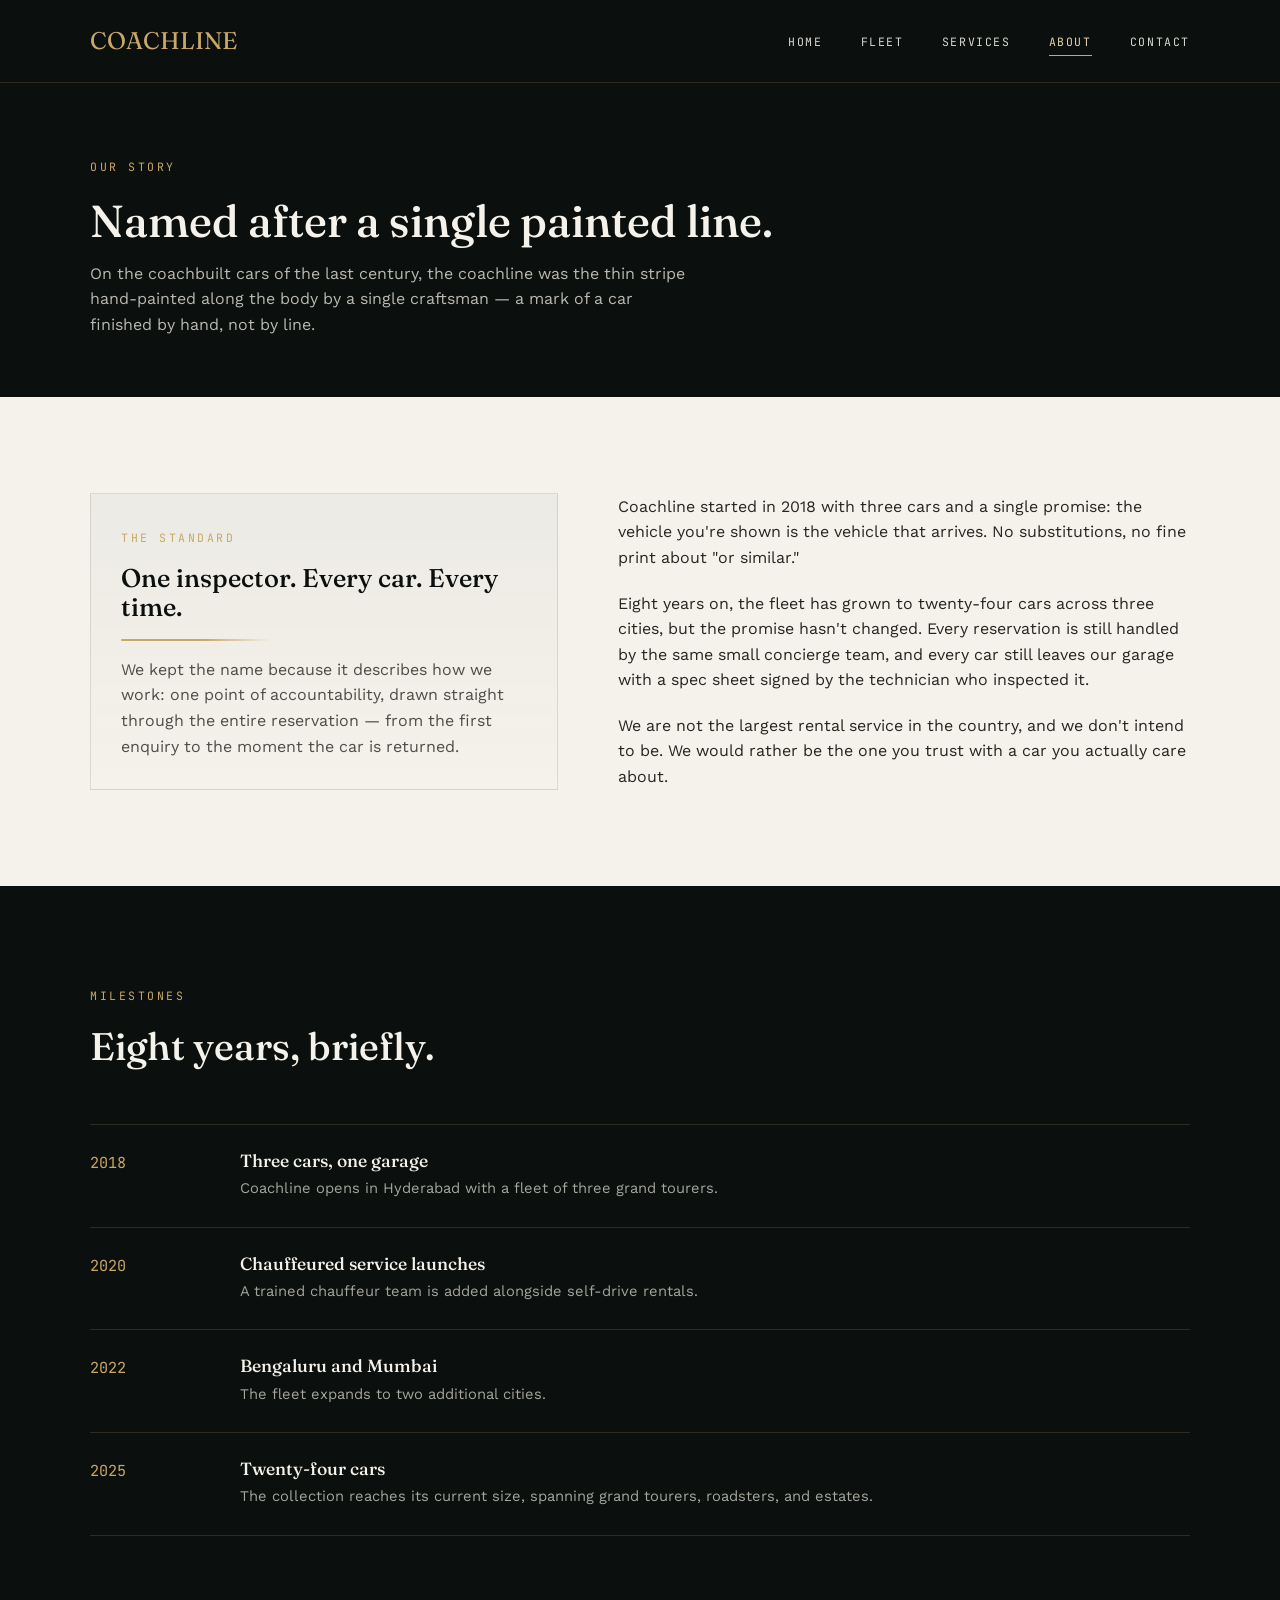
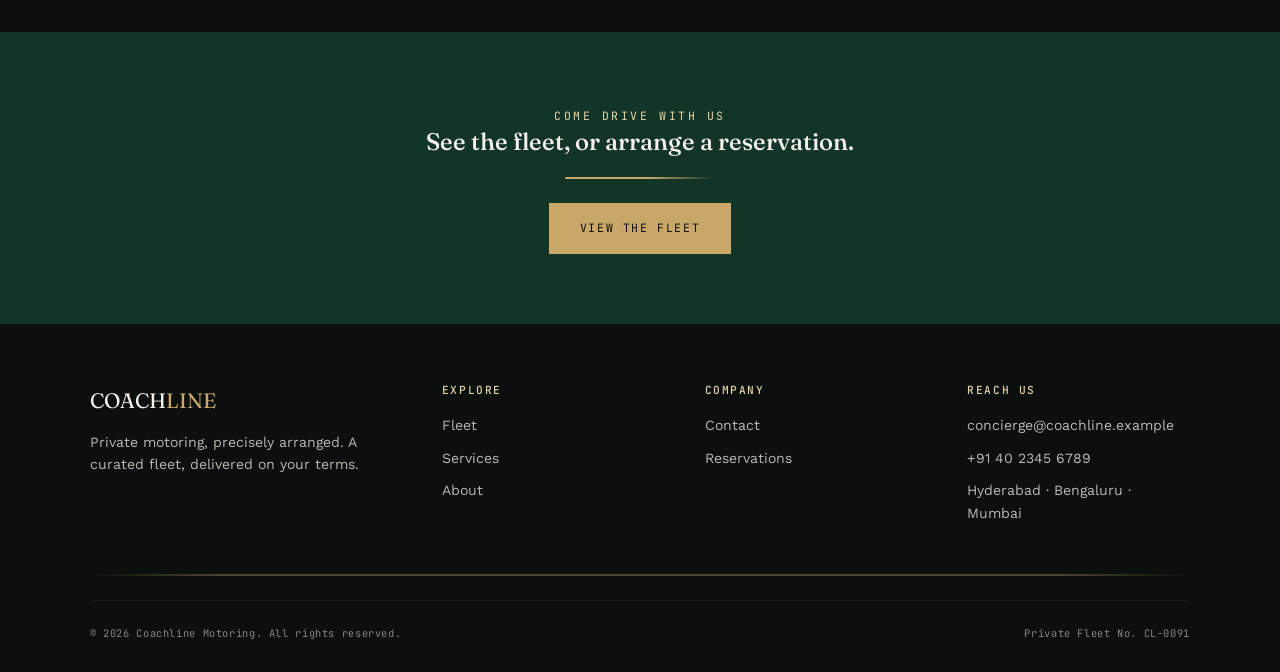
<file: about.html>
<!DOCTYPE html>
<html lang="en">
<head>
<meta charset="UTF-8">
<meta name="viewport" content="width=device-width, initial-scale=1.0">
<title>About — Coachline</title>
<link rel="stylesheet" href="style.css">
</head>
<body>

<header>
  <nav class="nav">
    <a href="index.html" class="logo">COACH<span>LINE</span></a>
    <ul class="nav-links">
      <li><a href="index.html">Home</a></li>
      <li><a href="fleet.html">Fleet</a></li>
      <li><a href="services.html">Services</a></li>
      <li><a href="about.html" class="active">About</a></li>
      <li><a href="contact.html">Contact</a></li>
    </ul>
  </nav>
</header>

<section class="page-header">
  <div class="wrap">
    <span class="eyebrow">Our Story</span>
    <h1>Named after a single painted line.</h1>
    <p>On the coachbuilt cars of the last century, the coachline was the thin stripe hand-painted along the body by a single craftsman — a mark of a car finished by hand, not by line.</p>
  </div>
</section>

<section>
  <div class="wrap">
    <div class="about-split">
      <div class="frame">
        <span class="eyebrow">The Standard</span>
        <h2 style="margin: 14px 0 16px; font-size: 1.6rem;">One inspector. Every car. Every time.</h2>
        <div class="coachline" style="margin-bottom: 16px;"></div>
        <p style="opacity: 0.8;">We kept the name because it describes how we work: one point of accountability, drawn straight through the entire reservation — from the first enquiry to the moment the car is returned.</p>
      </div>
      <div>
        <p style="margin-bottom: 20px;">Coachline started in 2018 with three cars and a single promise: the vehicle you're shown is the vehicle that arrives. No substitutions, no fine print about "or similar."</p>
        <p style="margin-bottom: 20px;">Eight years on, the fleet has grown to twenty-four cars across three cities, but the promise hasn't changed. Every reservation is still handled by the same small concierge team, and every car still leaves our garage with a spec sheet signed by the technician who inspected it.</p>
        <p>We are not the largest rental service in the country, and we don't intend to be. We would rather be the one you trust with a car you actually care about.</p>
      </div>
    </div>
  </div>
</section>

<section class="section-dark">
  <div class="wrap">
    <div class="section-head">
      <span class="eyebrow">Milestones</span>
      <h2>Eight years, briefly.</h2>
    </div>
    <div class="timeline" style="border-color: rgba(201,167,104,0.18);">
      <div class="timeline-row" style="border-color: rgba(201,167,104,0.18);">
        <div class="year">2018</div>
        <div><h4 style="color: var(--ivory);">Three cars, one garage</h4><p style="color: var(--platinum); opacity: 0.75;">Coachline opens in Hyderabad with a fleet of three grand tourers.</p></div>
      </div>
      <div class="timeline-row" style="border-color: rgba(201,167,104,0.18);">
        <div class="year">2020</div>
        <div><h4 style="color: var(--ivory);">Chauffeured service launches</h4><p style="color: var(--platinum); opacity: 0.75;">A trained chauffeur team is added alongside self-drive rentals.</p></div>
      </div>
      <div class="timeline-row" style="border-color: rgba(201,167,104,0.18);">
        <div class="year">2022</div>
        <div><h4 style="color: var(--ivory);">Bengaluru and Mumbai</h4><p style="color: var(--platinum); opacity: 0.75;">The fleet expands to two additional cities.</p></div>
      </div>
      <div class="timeline-row" style="border-color: rgba(201,167,104,0.18);">
        <div class="year">2025</div>
        <div><h4 style="color: var(--ivory);">Twenty-four cars</h4><p style="color: var(--platinum); opacity: 0.75;">The collection reaches its current size, spanning grand tourers, roadsters, and estates.</p></div>
      </div>
    </div>
  </div>
</section>

<section class="cta-band">
  <div class="wrap">
    <span class="eyebrow" style="color: var(--gold-soft);">Come Drive With Us</span>
    <h2>See the fleet, or arrange a reservation.</h2>
    <div class="coachline center"></div>
    <a href="fleet.html" class="btn btn-gold">View the Fleet</a>
  </div>
</section>

<footer>
  <div class="wrap">
    <div class="footer-grid">
      <div>
        <div class="footer-logo">COACH<span>LINE</span></div>
        <p>Private motoring, precisely arranged. A curated fleet, delivered on your terms.</p>
      </div>
      <div>
        <h4>Explore</h4>
        <a href="fleet.html">Fleet</a>
        <a href="services.html">Services</a>
        <a href="about.html">About</a>
      </div>
      <div>
        <h4>Company</h4>
        <a href="contact.html">Contact</a>
        <a href="contact.html">Reservations</a>
      </div>
      <div>
        <h4>Reach Us</h4>
        <p>concierge@coachline.example</p>
        <p>+91 40 2345 6789</p>
        <p>Hyderabad · Bengaluru · Mumbai</p>
      </div>
    </div>
    <div class="coachline full"></div>
    <div class="footer-bottom" style="margin-top: 24px;">
      <span>© 2026 Coachline Motoring. All rights reserved.</span>
      <span>Private Fleet No. CL-0091</span>
    </div>
  </div>
</footer>

</body>
</html>
</file>
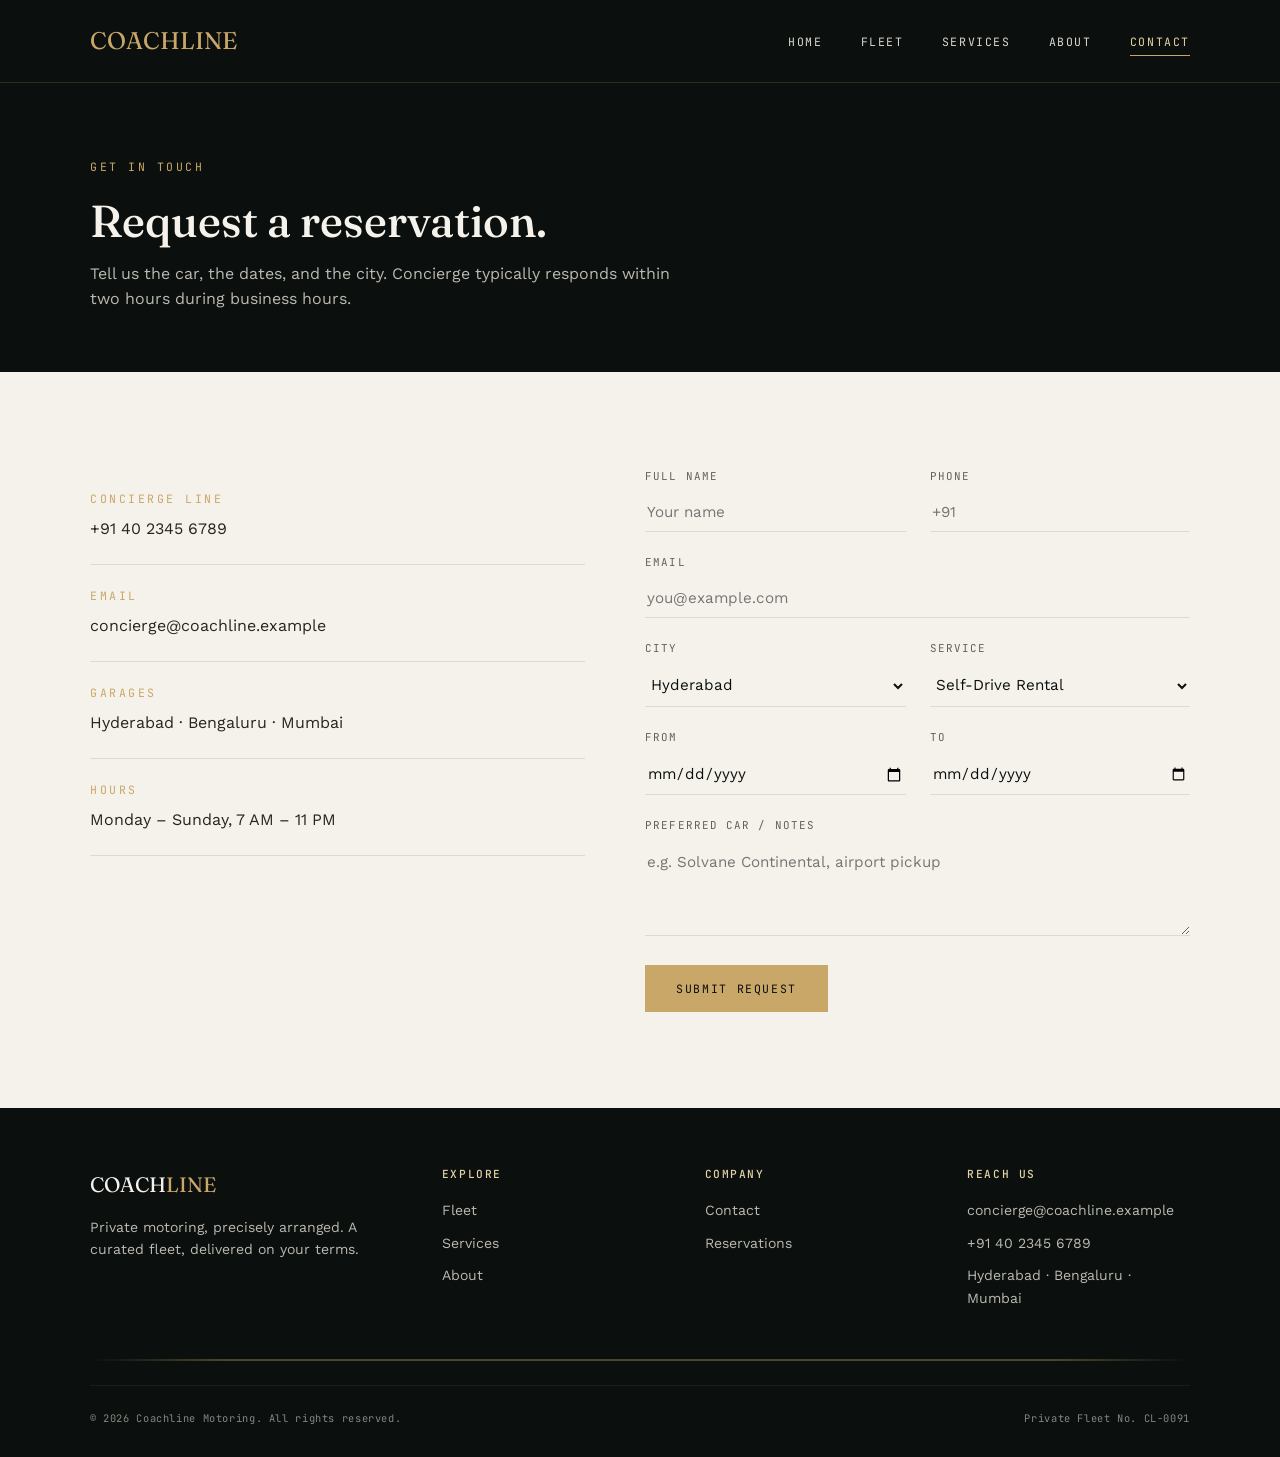
<file: contact.html>
<!DOCTYPE html>
<html lang="en">
<head>
<meta charset="UTF-8">
<meta name="viewport" content="width=device-width, initial-scale=1.0">
<title>Contact — Coachline</title>
<link rel="stylesheet" href="style.css">
</head>
<body>

<header>
  <nav class="nav">
    <a href="index.html" class="logo">COACH<span>LINE</span></a>
    <ul class="nav-links">
      <li><a href="index.html">Home</a></li>
      <li><a href="fleet.html">Fleet</a></li>
      <li><a href="services.html">Services</a></li>
      <li><a href="about.html">About</a></li>
      <li><a href="contact.html" class="active">Contact</a></li>
    </ul>
  </nav>
</header>

<section class="page-header">
  <div class="wrap">
    <span class="eyebrow">Get In Touch</span>
    <h1>Request a reservation.</h1>
    <p>Tell us the car, the dates, and the city. Concierge typically responds within two hours during business hours.</p>
  </div>
</section>

<section>
  <div class="wrap">
    <div class="contact-grid">

      <div>
        <div class="info-row">
          <span class="eyebrow">Concierge Line</span>
          <p>+91 40 2345 6789</p>
        </div>
        <div class="info-row">
          <span class="eyebrow">Email</span>
          <p>concierge@coachline.example</p>
        </div>
        <div class="info-row">
          <span class="eyebrow">Garages</span>
          <p>Hyderabad · Bengaluru · Mumbai</p>
        </div>
        <div class="info-row">
          <span class="eyebrow">Hours</span>
          <p>Monday – Sunday, 7 AM – 11 PM</p>
        </div>
      </div>

      <form>
        <div class="form-row">
          <div class="form-group">
            <label for="name">Full Name</label>
            <input type="text" id="name" name="name" placeholder="Your name">
          </div>
          <div class="form-group">
            <label for="phone">Phone</label>
            <input type="tel" id="phone" name="phone" placeholder="+91">
          </div>
        </div>

        <div class="form-group">
          <label for="email">Email</label>
          <input type="email" id="email" name="email" placeholder="you@example.com">
        </div>

        <div class="form-row">
          <div class="form-group">
            <label for="city">City</label>
            <select id="city" name="city">
              <option>Hyderabad</option>
              <option>Bengaluru</option>
              <option>Mumbai</option>
            </select>
          </div>
          <div class="form-group">
            <label for="service">Service</label>
            <select id="service" name="service">
              <option>Self-Drive Rental</option>
              <option>Chauffeured Transfer</option>
              <option>Wedding & Event Fleet</option>
              <option>Concierge Leasing</option>
            </select>
          </div>
        </div>

        <div class="form-row">
          <div class="form-group">
            <label for="from-date">From</label>
            <input type="date" id="from-date" name="from-date">
          </div>
          <div class="form-group">
            <label for="to-date">To</label>
            <input type="date" id="to-date" name="to-date">
          </div>
        </div>

        <div class="form-group">
          <label for="message">Preferred Car / Notes</label>
          <textarea id="message" name="message" rows="4" placeholder="e.g. Solvane Continental, airport pickup"></textarea>
        </div>

        <button type="submit" class="btn btn-gold" style="border: 1px solid var(--gold); cursor: pointer;">Submit Request</button>
      </form>

    </div>
  </div>
</section>

<footer>
  <div class="wrap">
    <div class="footer-grid">
      <div>
        <div class="footer-logo">COACH<span>LINE</span></div>
        <p>Private motoring, precisely arranged. A curated fleet, delivered on your terms.</p>
      </div>
      <div>
        <h4>Explore</h4>
        <a href="fleet.html">Fleet</a>
        <a href="services.html">Services</a>
        <a href="about.html">About</a>
      </div>
      <div>
        <h4>Company</h4>
        <a href="contact.html">Contact</a>
        <a href="contact.html">Reservations</a>
      </div>
      <div>
        <h4>Reach Us</h4>
        <p>concierge@coachline.example</p>
        <p>+91 40 2345 6789</p>
        <p>Hyderabad · Bengaluru · Mumbai</p>
      </div>
    </div>
    <div class="coachline full"></div>
    <div class="footer-bottom" style="margin-top: 24px;">
      <span>© 2026 Coachline Motoring. All rights reserved.</span>
      <span>Private Fleet No. CL-0091</span>
    </div>
  </div>
</footer>

</body>
</html>
</file>
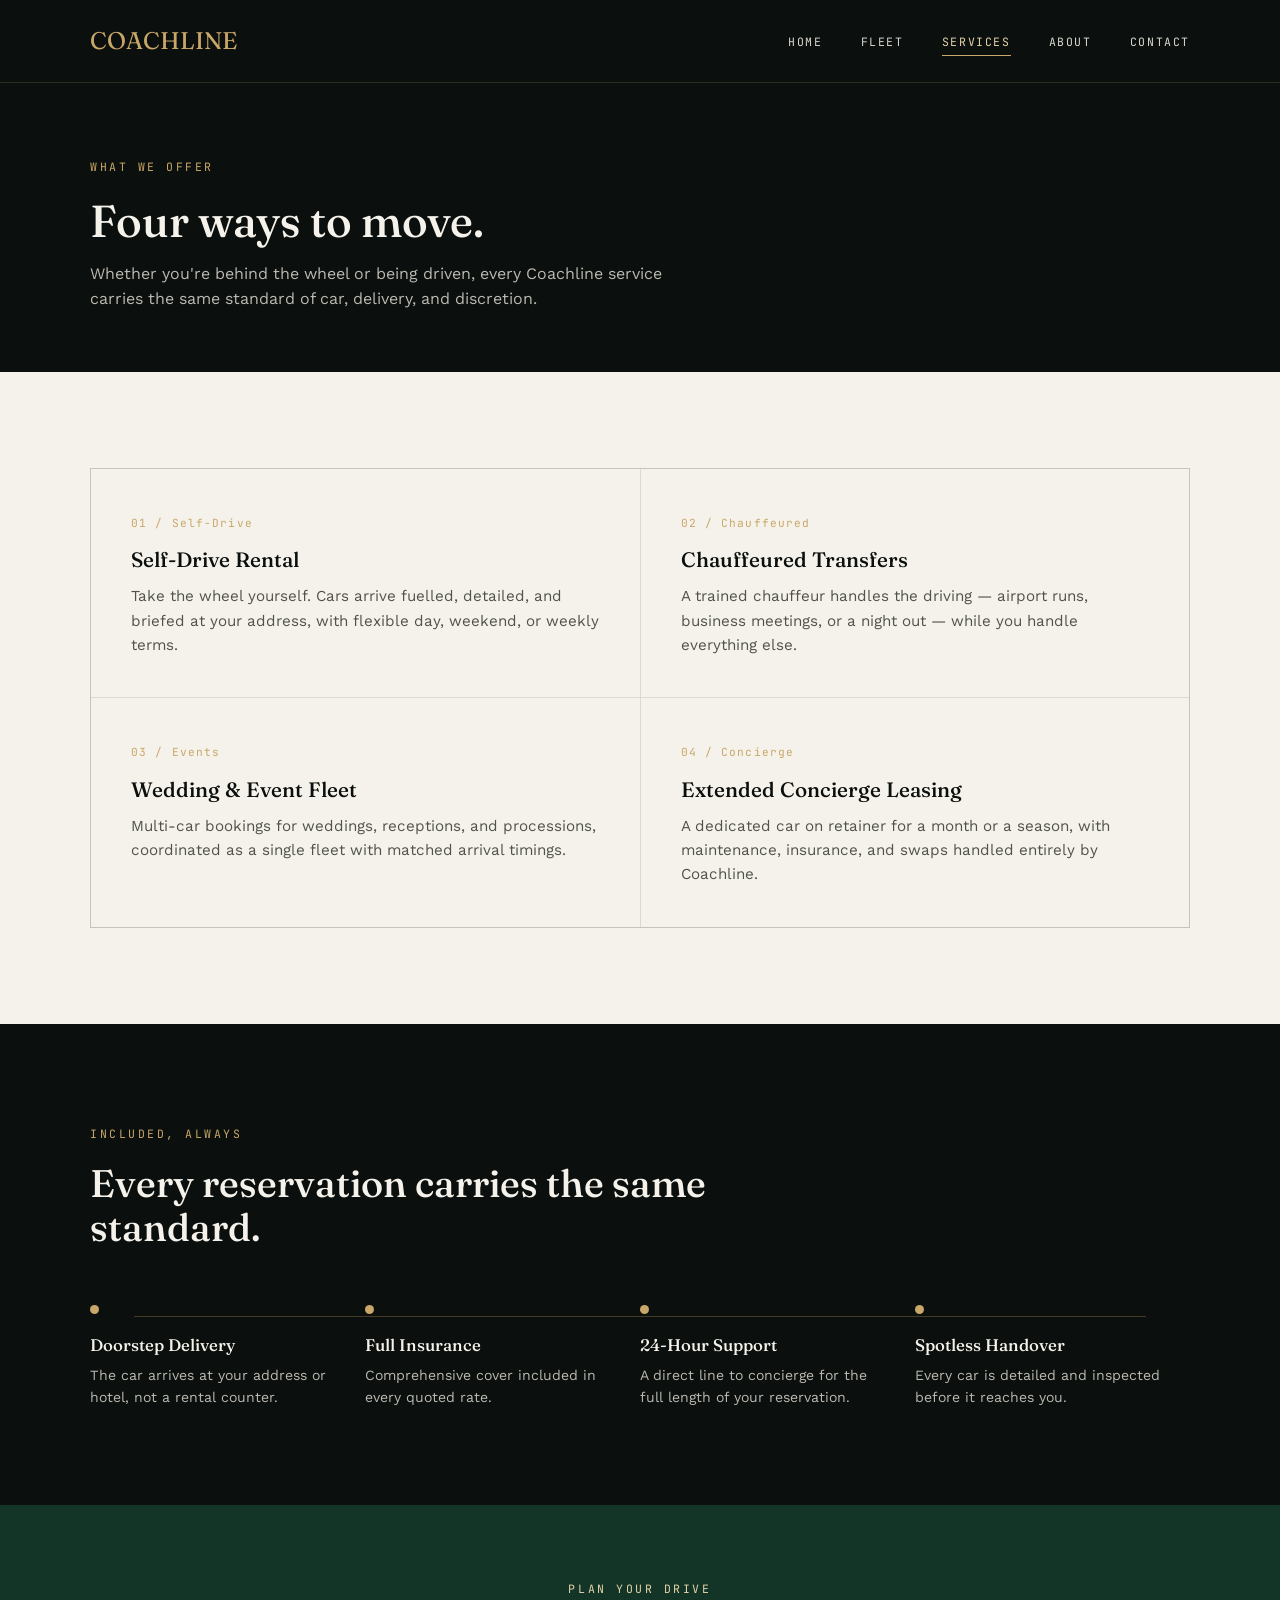
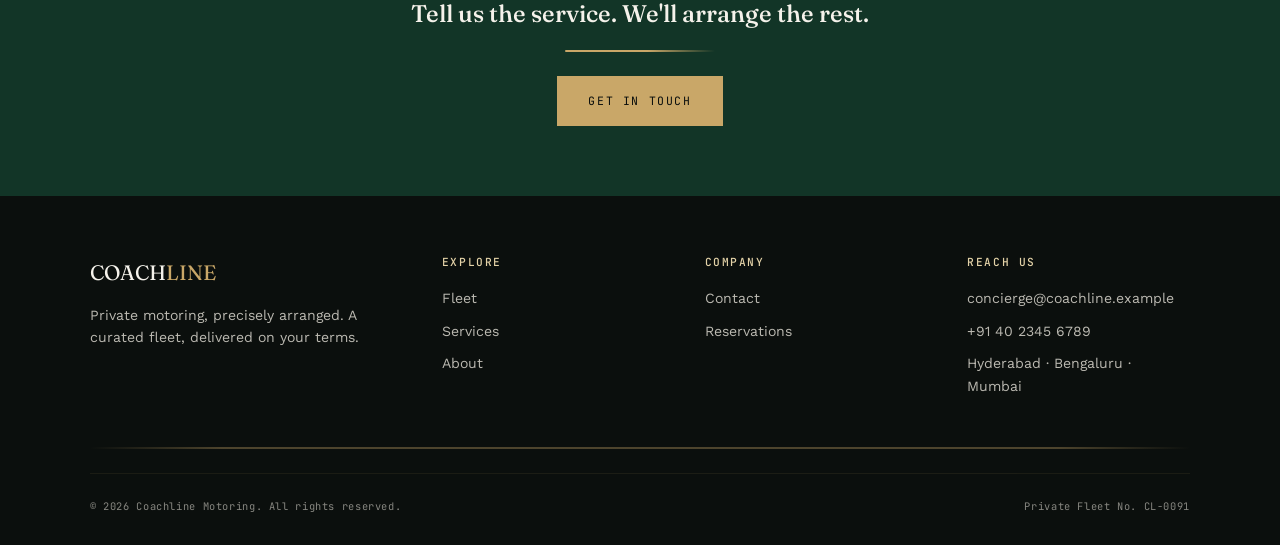
<file: services.html>
<!DOCTYPE html>
<html lang="en">
<head>
<meta charset="UTF-8">
<meta name="viewport" content="width=device-width, initial-scale=1.0">
<title>Services — Coachline</title>
<link rel="stylesheet" href="style.css">
</head>
<body>

<header>
  <nav class="nav">
    <a href="index.html" class="logo">COACH<span>LINE</span></a>
    <ul class="nav-links">
      <li><a href="index.html">Home</a></li>
      <li><a href="fleet.html">Fleet</a></li>
      <li><a href="services.html" class="active">Services</a></li>
      <li><a href="about.html">About</a></li>
      <li><a href="contact.html">Contact</a></li>
    </ul>
  </nav>
</header>

<section class="page-header">
  <div class="wrap">
    <span class="eyebrow">What We Offer</span>
    <h1>Four ways to move.</h1>
    <p>Whether you're behind the wheel or being driven, every Coachline service carries the same standard of car, delivery, and discretion.</p>
  </div>
</section>

<section>
  <div class="wrap">
    <div class="value-grid">

      <div class="value-item">
        <span class="index">01 / Self-Drive</span>
        <h3>Self-Drive Rental</h3>
        <p>Take the wheel yourself. Cars arrive fuelled, detailed, and briefed at your address, with flexible day, weekend, or weekly terms.</p>
      </div>

      <div class="value-item">
        <span class="index">02 / Chauffeured</span>
        <h3>Chauffeured Transfers</h3>
        <p>A trained chauffeur handles the driving — airport runs, business meetings, or a night out — while you handle everything else.</p>
      </div>

      <div class="value-item">
        <span class="index">03 / Events</span>
        <h3>Wedding & Event Fleet</h3>
        <p>Multi-car bookings for weddings, receptions, and processions, coordinated as a single fleet with matched arrival timings.</p>
      </div>

      <div class="value-item">
        <span class="index">04 / Concierge</span>
        <h3>Extended Concierge Leasing</h3>
        <p>A dedicated car on retainer for a month or a season, with maintenance, insurance, and swaps handled entirely by Coachline.</p>
      </div>

    </div>
  </div>
</section>

<section class="section-dark">
  <div class="wrap">
    <div class="section-head">
      <span class="eyebrow">Included, Always</span>
      <h2>Every reservation carries the same standard.</h2>
    </div>
    <div class="process">
      <div class="process-step">
        <div class="dot"></div>
        <h4>Doorstep Delivery</h4>
        <p>The car arrives at your address or hotel, not a rental counter.</p>
      </div>
      <div class="process-step">
        <div class="dot"></div>
        <h4>Full Insurance</h4>
        <p>Comprehensive cover included in every quoted rate.</p>
      </div>
      <div class="process-step">
        <div class="dot"></div>
        <h4>24-Hour Support</h4>
        <p>A direct line to concierge for the full length of your reservation.</p>
      </div>
      <div class="process-step">
        <div class="dot"></div>
        <h4>Spotless Handover</h4>
        <p>Every car is detailed and inspected before it reaches you.</p>
      </div>
    </div>
  </div>
</section>

<section class="cta-band">
  <div class="wrap">
    <span class="eyebrow" style="color: var(--gold-soft);">Plan Your Drive</span>
    <h2>Tell us the service. We'll arrange the rest.</h2>
    <div class="coachline center"></div>
    <a href="contact.html" class="btn btn-gold">Get in Touch</a>
  </div>
</section>

<footer>
  <div class="wrap">
    <div class="footer-grid">
      <div>
        <div class="footer-logo">COACH<span>LINE</span></div>
        <p>Private motoring, precisely arranged. A curated fleet, delivered on your terms.</p>
      </div>
      <div>
        <h4>Explore</h4>
        <a href="fleet.html">Fleet</a>
        <a href="services.html">Services</a>
        <a href="about.html">About</a>
      </div>
      <div>
        <h4>Company</h4>
        <a href="contact.html">Contact</a>
        <a href="contact.html">Reservations</a>
      </div>
      <div>
        <h4>Reach Us</h4>
        <p>concierge@coachline.example</p>
        <p>+91 40 2345 6789</p>
        <p>Hyderabad · Bengaluru · Mumbai</p>
      </div>
    </div>
    <div class="coachline full"></div>
    <div class="footer-bottom" style="margin-top: 24px;">
      <span>© 2026 Coachline Motoring. All rights reserved.</span>
      <span>Private Fleet No. CL-0091</span>
    </div>
  </div>
</footer>

</body>
</html>
</file>
<file: style.css>
@import url('https://fonts.googleapis.com/css2?family=Fraunces:opsz,wght@9..144,300;9..144,400;9..144,500;9..144,600&family=Work+Sans:wght@300;400;500;600&family=JetBrains+Mono:wght@400;500&display=swap');

:root {
  --ink: #0B0F0D;
  --green: #123527;
  --green-deep: #0C2A1D;
  --gold: #C9A768;
  --gold-soft: #E4D3A8;
  --platinum: #DAD7CE;
  --ivory: #F5F2EB;
  --charcoal: #24261F;
  --line: rgba(36, 38, 31, 0.12);
}

* { margin: 0; padding: 0; box-sizing: border-box; }

html { scroll-behavior: smooth; }

body {
  background: var(--ivory);
  color: var(--charcoal);
  font-family: 'Work Sans', sans-serif;
  font-weight: 400;
  line-height: 1.6;
}

h1, h2, h3, h4 {
  font-family: 'Fraunces', serif;
  font-weight: 500;
  color: var(--ink);
  line-height: 1.15;
}

a { color: inherit; text-decoration: none; }

img { max-width: 100%; display: block; }

.wrap {
  max-width: 1180px;
  margin: 0 auto;
  padding: 0 40px;
}

.eyebrow {
  font-family: 'JetBrains Mono', monospace;
  font-size: 0.72rem;
  letter-spacing: 0.22em;
  text-transform: uppercase;
  color: var(--gold);
}

.coachline {
  height: 2px;
  background: linear-gradient(90deg, var(--gold) 0%, var(--gold) 55%, transparent 100%);
  width: 150px;
  border-radius: 2px;
}

.coachline.center { margin-left: auto; margin-right: auto; }

.coachline.full {
  width: 100%;
  background: linear-gradient(90deg, transparent 0%, var(--gold) 12%, var(--gold) 88%, transparent 100%);
  opacity: 0.35;
}

/* ---------- Header ---------- */

header {
  background: var(--ink);
  border-bottom: 1px solid rgba(201, 167, 104, 0.18); 
  position: sticky;
  top: 0;
  z-index: 50;
}

.nav {
  display: flex;
  align-items: center;
  justify-content: space-between;
  padding: 22px 40px;
  max-width: 1180px;
  margin: 0 auto;
}

.logo {
  font-family: 'Fraunces', serif;
  font-size: 1.5rem;
  color: var(--gold);
}
.nav-links {
  display: flex;
  gap: 38px;
  list-style: none;
}

.nav-links a {
  font-family: 'JetBrains Mono', monospace;
  font-size: 0.72rem;
  letter-spacing: 0.14em;
  text-transform: uppercase;
  color: var(--platinum);
  padding-bottom: 6px;
  border-bottom: 1px solid transparent;
  transition: border-color 0.25s ease, color 0.25s ease;
}

.nav-links a:hover,
.nav-links a.active {
  color: var(--gold-soft);
  border-color: var(--gold);
}

/* ---------- Buttons ---------- */

.btn {
  display: inline-block;
  font-family: 'JetBrains Mono', monospace;
  font-size: 0.72rem;
  letter-spacing: 0.14em;
  text-transform: uppercase;
  padding: 15px 30px;
  border: 1px solid var(--gold);
  transition: background 0.25s ease, color 0.25s ease;
}

.btn-gold {
  background: var(--gold);
  color: var(--ink);
}

.btn-gold:hover { background: var(--gold-soft); }

.btn-outline {
  background: transparent;
  color: var(--ivory);
}

.btn-outline:hover { background: rgba(201, 167, 104, 0.12); }

.btn-outline-dark {
  color: var(--ink);
  border-color: var(--ink);
}

.btn-outline-dark:hover { background: var(--ink); color: var(--ivory); }

/* ---------- Hero ---------- */

.hero {
  background: var(--green);
  background-image: radial-gradient(circle at 82% 20%, rgba(201,167,104,0.10), transparent 45%);
  color: var(--ivory);
  padding: 100px 0 0;
  overflow: hidden;
}

.hero-inner {
  display: grid;
  grid-template-columns: 1.05fr 0.95fr;
  gap: 40px;
  align-items: center;
  max-width: 1180px;
  margin: 0 auto;
  padding: 0 40px;
}

.hero h1 {
  color: var(--ivory);
  font-size: clamp(2.4rem, 4.4vw, 3.8rem);
  margin: 22px 0 26px;
}

.hero h1 em {
  font-style: italic;
  color: var(--gold-soft);
}

.hero p {
  color: var(--platinum);
  max-width: 42ch;
  margin-bottom: 34px;
  font-weight: 300;
}

.hero-cta { display: flex; gap: 16px; margin-bottom: 70px; }

.hero-art { padding-bottom: 20px; }

.hero-art img {
  width: 100%;
  height: 100%;
  object-fit: cover;
  border-radius: 50px;
  box-shadow: 0 30px 60px -20px rgba(0,0,0,0.5);
  border: 1px solid rgb(210, 209, 205);
}

/* ---------- Stat strip ---------- */

.stat-strip {
  border-top: 1px solid rgba(201,167,104,0.22);
  background: var(--green-deep);
}

.stat-strip .wrap {
  display: grid;
  grid-template-columns: repeat(4, 1fr);
}

.stat {
  padding: 26px 20px;
  border-right: 1px solid rgba(201,167,104,0.16);
  text-align: center;
}

.stat:last-child { border-right: none; }

.stat .num {
  font-family: 'Fraunces', serif;
  font-size: 1.7rem;
  color: var(--gold-soft);
}

.stat .label {
  font-family: 'JetBrains Mono', monospace;
  font-size: 0.65rem;
  letter-spacing: 0.14em;
  text-transform: uppercase;
  color: var(--platinum);
  margin-top: 6px;
}

/* ---------- Sections ---------- */

section { padding: 96px 0; }

.section-head {
  max-width: 620px;
  margin-bottom: 56px;
}

.section-head h2 {
  font-size: clamp(1.8rem, 3vw, 2.5rem);
  margin: 16px 0 18px;
}

.section-head p { color: var(--charcoal); opacity: 0.75; max-width: 56ch; }

.section-dark {
  background: var(--ink);
  color: var(--ivory);
}

.section-dark h2 { color: var(--ivory); }
.section-dark .section-head p { color: var(--platinum); opacity: 0.85; }

/* ---------- Fleet cards ---------- */

.fleet-grid {
  display: grid;
  grid-template-columns: repeat(3, 1fr);
  gap: 30px;
}

.fleet-card {
  background: var(--ivory);
  border: 1px solid var(--line);
  position: relative;
}

.fleet-card .plate {
  padding: 26px 26px 20px;
  border-bottom: 1px solid var(--line);
}

.fleet-card .plate .eyebrow { display: block; margin-bottom: 6px; }

.fleet-card h3 { font-size: 1.25rem; }

.fleet-card .silhouette {
  height: 190px;
  display: flex;
  align-items: center;
  justify-content: center;
  background: linear-gradient(180deg, rgba(18,53,39,0.04), rgba(18,53,39,0.01));
  border-bottom: 1px solid var(--line);
  overflow: hidden;
}

.fleet-card .silhouette img {
  width: 100%;
  height: 100%;
  object-fit: cover;
  display: block;
  transition: transform 0.5s ease;
}

.fleet-card:hover .silhouette img {
  transform: scale(1.05);
}

.spec-sheet {
  padding: 20px 26px 26px;
  display: grid;
  grid-template-columns: 1fr 1fr;
  gap: 12px 20px;
  font-family: 'JetBrains Mono', monospace;
}

.spec-sheet .spec-label {
  font-size: 0.62rem;
  letter-spacing: 0.1em;
  text-transform: uppercase;
  color: var(--charcoal);
  opacity: 0.55;
}

.spec-sheet .spec-val {
  font-size: 0.85rem;
  color: var(--ink);
  margin-top: 2px;
}

.fleet-card .card-foot {
  display: flex;
  justify-content: space-between;
  align-items: center;
  padding: 18px 26px 26px;
}

.fleet-card .price {
  font-family: 'Fraunces', serif;
  font-size: 1.1rem;
  color: var(--green);
}

.fleet-card .price span {
  font-family: 'JetBrains Mono', monospace;
  font-size: 0.62rem;
  color: var(--charcoal);
  opacity: 0.6;
  margin-left: 4px;
}

.fleet-card a.enquire {
  font-family: 'JetBrains Mono', monospace;
  font-size: 0.68rem;
  letter-spacing: 0.1em;
  text-transform: uppercase;
  border-bottom: 1px solid var(--gold);
  padding-bottom: 3px;
  color: var(--green);
}

/* ---------- Services / value grid ---------- */

.value-grid {
  display: grid;
  grid-template-columns: repeat(2, 1fr);
  gap: 1px;
  background: var(--line);
  border: 1px solid var(--line);
}

.value-item {
  background: var(--ivory);
  padding: 40px;
}

.value-item .index {
  font-family: 'JetBrains Mono', monospace;
  font-size: 0.7rem;
  color: var(--gold);
  letter-spacing: 0.1em;
}

.value-item h3 { margin: 14px 0 12px; font-size: 1.3rem; }

.value-item p { opacity: 0.78; font-size: 0.95rem; }

/* ---------- Process ---------- */

.process {
  display: grid;
  grid-template-columns: repeat(4, 1fr);
  gap: 0;
  position: relative;
}

.process::before {
  content: "";
  position: absolute;
  top: 11px;
  left: 4%;
  right: 4%;
  height: 1px;
  background: rgba(201,167,104,0.3);
}

.process-step { position: relative; padding-right: 24px; }

.process-step .dot {
  width: 9px;
  height: 9px;
  border-radius: 50%;
  background: var(--gold);
  margin-bottom: 22px;
  position: relative;
  z-index: 2;
}

.process-step h4 { color: var(--ivory); font-size: 1.05rem; margin-bottom: 8px; }
.process-step p { color: var(--platinum); font-size: 0.88rem; opacity: 0.85; }

/* ---------- Testimonial ---------- */

.quote-block {
  border-left: 2px solid var(--gold);
  padding-left: 34px;
  max-width: 780px;
}

.quote-block p.quote {
  font-family: 'Fraunces', serif;
  font-size: 1.5rem;
  font-weight: 400;
  font-style: italic;
  color: var(--ink);
  margin-bottom: 20px;
}

.quote-block .attr {
  font-family: 'JetBrains Mono', monospace;
  font-size: 0.7rem;
  letter-spacing: 0.08em;
  text-transform: uppercase;
  color: var(--charcoal);
  opacity: 0.6;
}

/* ---------- CTA band ---------- */

.cta-band {
  background: var(--green);
  color: var(--ivory);
  padding: 70px 0;
  text-align: center;
}

.cta-band h2 { color: var(--ivory); margin-bottom: 22px; }

.cta-band .coachline { margin-bottom: 24px; }

/* ---------- Footer ---------- */

footer {
  background: var(--ink);
  color: var(--platinum);
  padding: 60px 0 30px;
}

.footer-grid {
  display: grid;
  grid-template-columns: 1.4fr 1fr 1fr 1fr;
  gap: 40px;
  padding-bottom: 40px;
}

.footer-grid h4 {
  color: var(--gold-soft);
  font-size: 0.7rem;
  letter-spacing: 0.14em;
  text-transform: uppercase;
  font-family: 'JetBrains Mono', monospace;
  margin-bottom: 18px;
}

.footer-grid p, .footer-grid a {
  font-size: 0.88rem;
  color: var(--platinum);
  opacity: 0.85;
  display: block;
  margin-bottom: 10px;
}

.footer-grid a:hover { color: var(--gold-soft); }

.footer-logo {
  font-family: 'Fraunces', serif;
  font-size: 1.3rem;
  color: var(--ivory);
  margin-bottom: 14px;
}

.footer-logo span { color: var(--gold); }

.footer-bottom {
  border-top: 1px solid rgba(201,167,104,0.15);
  padding-top: 24px;
  display: flex;
  justify-content: space-between;
  font-family: 'JetBrains Mono', monospace;
  font-size: 0.65rem;
  letter-spacing: 0.06em;
  color: var(--platinum);
  opacity: 0.6;
}

/* ---------- Page header (inner pages) ---------- */

.page-header {
  background: var(--ink);
  color: var(--ivory);
  padding: 70px 0 60px;
}

.page-header h1 { color: var(--ivory); font-size: clamp(2rem, 4vw, 2.8rem); margin: 16px 0 14px; }
.page-header p { color: var(--platinum); max-width: 60ch; opacity: 0.85; }

/* ---------- About page ---------- */

.about-split {
  display: grid;
  grid-template-columns: 0.9fr 1.1fr;
  gap: 60px;
  align-items: center;
}

.about-split .frame {
  border: 1px solid var(--line);
  padding: 30px;
  background: linear-gradient(180deg, rgba(18,53,39,0.04), transparent);
}

.timeline { border-top: 1px solid var(--line); }

.timeline-row {
  display: grid;
  grid-template-columns: 120px 1fr;
  gap: 30px;
  padding: 26px 0;
  border-bottom: 1px solid var(--line);
}

.timeline-row .year {
  font-family: 'JetBrains Mono', monospace;
  color: var(--gold);
  font-size: 0.95rem;
}

.timeline-row h4 { margin-bottom: 6px; font-size: 1.1rem; }
.timeline-row p { opacity: 0.75; font-size: 0.92rem; }

/* ---------- Contact page ---------- */

.contact-grid {
  display: grid;
  grid-template-columns: 1fr 1.1fr;
  gap: 60px;
}

.info-row {
  padding: 22px 0;
  border-bottom: 1px solid var(--line);
}

.info-row .eyebrow { display: block; margin-bottom: 8px; }
.info-row p { font-size: 1rem; }

.form-group { margin-bottom: 22px; }

.form-group label {
  display: block;
  font-family: 'JetBrains Mono', monospace;
  font-size: 0.68rem;
  letter-spacing: 0.1em;
  text-transform: uppercase;
  color: var(--charcoal);
  opacity: 0.7;
  margin-bottom: 8px;
}

.form-group input,
.form-group select,
.form-group textarea {
  width: 100%;
  border: none;
  border-bottom: 1px solid var(--line);
  background: transparent;
  padding: 10px 2px;
  font-family: 'Work Sans', sans-serif;
  font-size: 0.95rem;
  color: var(--ink);
}

.form-group input:focus,
.form-group select:focus,
.form-group textarea:focus {
  outline: none;
  border-bottom: 1px solid var(--gold);
}

.form-row {
  display: grid;
  grid-template-columns: 1fr 1fr;
  gap: 24px;
}

/* ---------- Responsive ---------- */

@media (max-width: 900px) {
  .hero-inner { grid-template-columns: 1fr; }
  .hero-art { order: -1; max-width: 320px; margin: 0 auto; }
  .fleet-grid { grid-template-columns: repeat(2, 1fr); }
  .value-grid { grid-template-columns: 1fr; }
  .process { grid-template-columns: repeat(2, 1fr); row-gap: 40px; }
  .process::before { display: none; }
  .footer-grid { grid-template-columns: 1fr 1fr; }
  .about-split { grid-template-columns: 1fr; }
  .contact-grid { grid-template-columns: 1fr; }
  .stat-strip .wrap { grid-template-columns: repeat(2, 1fr); }
  .stat:nth-child(2) { border-right: none; }
}

@media (max-width: 600px) {
  .wrap, .hero-inner, .nav { padding-left: 22px; padding-right: 22px; }
  .nav { flex-direction: column; gap: 16px; }
  .nav-links { gap: 20px; flex-wrap: wrap; justify-content: center; }
  .fleet-grid { grid-template-columns: 1fr; }
  .form-row { grid-template-columns: 1fr; }
  .footer-grid { grid-template-columns: 1fr; }
  section { padding: 64px 0; }
  .timeline-row { grid-template-columns: 1fr; gap: 6px; }
}
</file>
